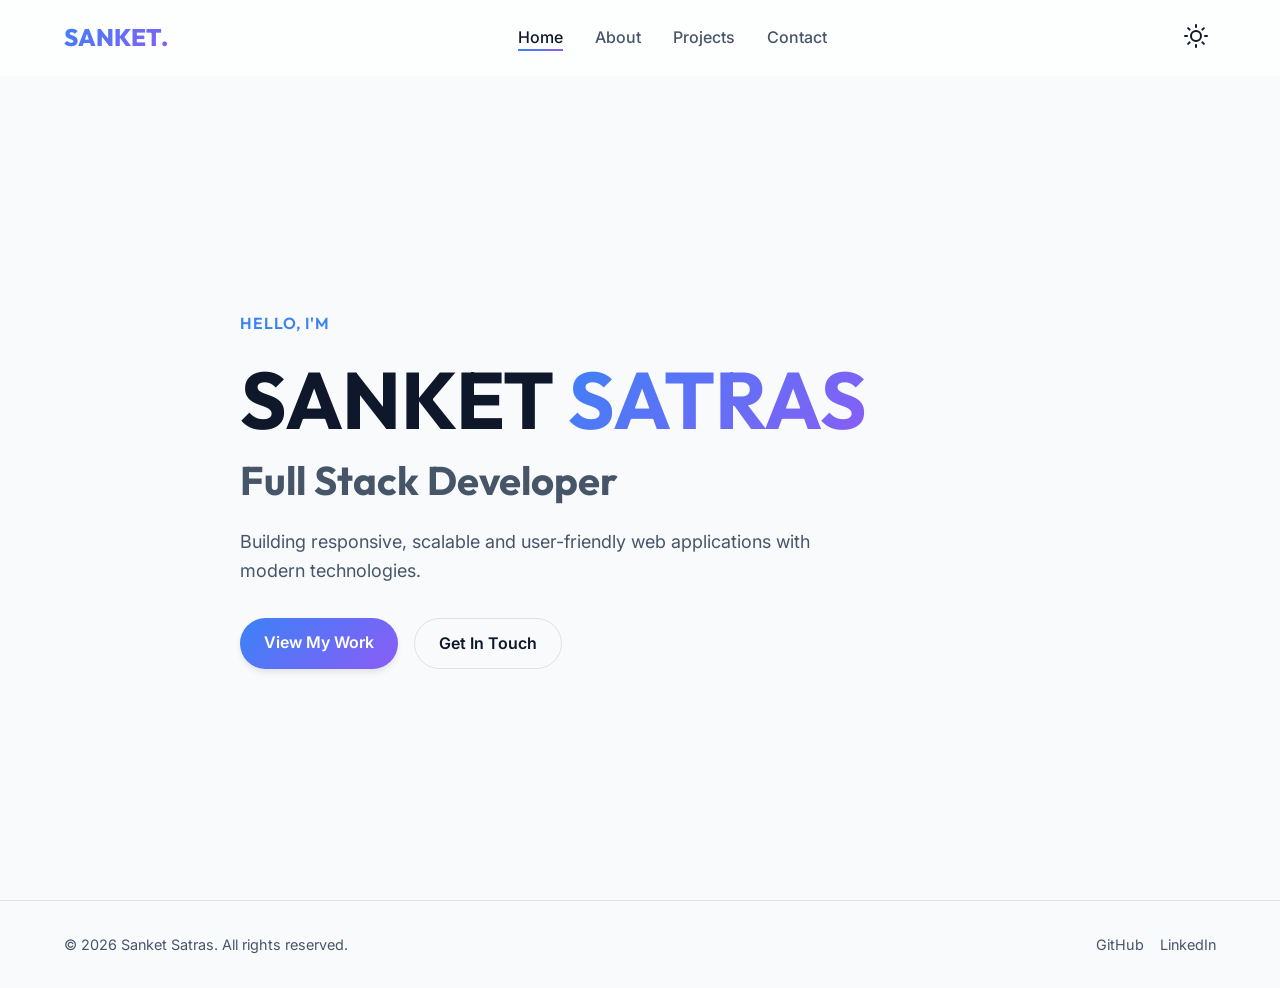
<file: index.html>
<!DOCTYPE html>
<html lang="en">

<head>
    <meta charset="UTF-8">
    <meta name="viewport" content="width=device-width, initial-scale=1.0">
    <meta name="description" content="Professional Full Stack Web Developer Portfolio">
    <title>Sanket Satras | Full Stack Developer</title>
    <!-- Google Fonts -->
    <link rel="preconnect" href="https://fonts.googleapis.com">
    <link rel="preconnect" href="https://fonts.gstatic.com" crossorigin>
    <link
        href="https://fonts.googleapis.com/css2?family=Inter:wght@300;400;500;600;700&family=Outfit:wght@400;500;700;800&display=swap"
        rel="stylesheet">
    <link rel="stylesheet" href="css/style.css">
</head>

<body>
    <header class="glass-header">
        <div class="container nav-container">
            <a href="index.html" class="logo">SANKET.</a>
            <nav>
                <ul class="nav-links">
                    <li><a href="index.html" class="active">Home</a></li>
                    <li><a href="about.html">About</a></li>
                    <li><a href="projects.html">Projects</a></li>
                    <li><a href="contact.html">Contact</a></li>
                </ul>
            </nav>
            <div class="controls">
                <button id="theme-toggle" aria-label="Toggle Dark Mode">
                    <svg class="sun-icon" xmlns="http://www.w3.org/2000/svg" width="24" height="24" viewBox="0 0 24 24"
                        fill="none" stroke="currentColor" stroke-width="2" stroke-linecap="round"
                        stroke-linejoin="round">
                        <circle cx="12" cy="12" r="5"></circle>
                        <line x1="12" y1="1" x2="12" y2="3"></line>
                        <line x1="12" y1="21" x2="12" y2="23"></line>
                        <line x1="4.22" y1="4.22" x2="5.64" y2="5.64"></line>
                        <line x1="18.36" y1="18.36" x2="19.78" y2="19.78"></line>
                        <line x1="1" y1="12" x2="3" y2="12"></line>
                        <line x1="21" y1="12" x2="23" y2="12"></line>
                        <line x1="4.22" y1="19.78" x2="5.64" y2="18.36"></line>
                        <line x1="18.36" y1="5.64" x2="19.78" y2="4.22"></line>
                    </svg>
                </button>
                <button id="mobile-menu-toggle" class="mobile-menu-btn" aria-label="Toggle Menu">
                    <svg xmlns="http://www.w3.org/2000/svg" width="24" height="24" viewBox="0 0 24 24" fill="none"
                        stroke="currentColor" stroke-width="2" stroke-linecap="round" stroke-linejoin="round">
                        <line x1="3" y1="12" x2="21" y2="12"></line>
                        <line x1="3" y1="6" x2="21" y2="6"></line>
                        <line x1="3" y1="18" x2="21" y2="18"></line>
                    </svg>
                </button>
            </div>
        </div>
    </header>

    <main>
        <section class="hero animate-on-scroll">
            <div class="container hero-content">
                <span class="greeting">Hello, I'm</span>
                <h1 class="hero-title">SANKET <span class="gradient-text">SATRAS</span></h1>
                <h2 class="hero-subtitle">Full Stack Developer</h2>
                <p class="hero-description">
                    Building responsive, scalable and user-friendly web applications with modern technologies.
                </p>
                <div class="hero-cta">
                    <a href="projects.html" class="btn btn-primary">View My Work</a>
                    <a href="contact.html" class="btn btn-secondary">Get In Touch</a>
                </div>
            </div>
        </section>
    </main>

    <footer>
        <div class="container footer-content">
            <p>&copy; 2026 Sanket Satras. All rights reserved.</p>
            <div class="social-links">
                <a href="https://github.com/SanketSatras/" aria-label="GitHub">GitHub</a>
                <a href="https://www.linkedin.com/in/sanket-satras-a10023286" aria-label="LinkedIn">LinkedIn</a>
            </div>
        </div>
    </footer>

    <script src="js/script.js"></script>
</body>

</html>
</file>
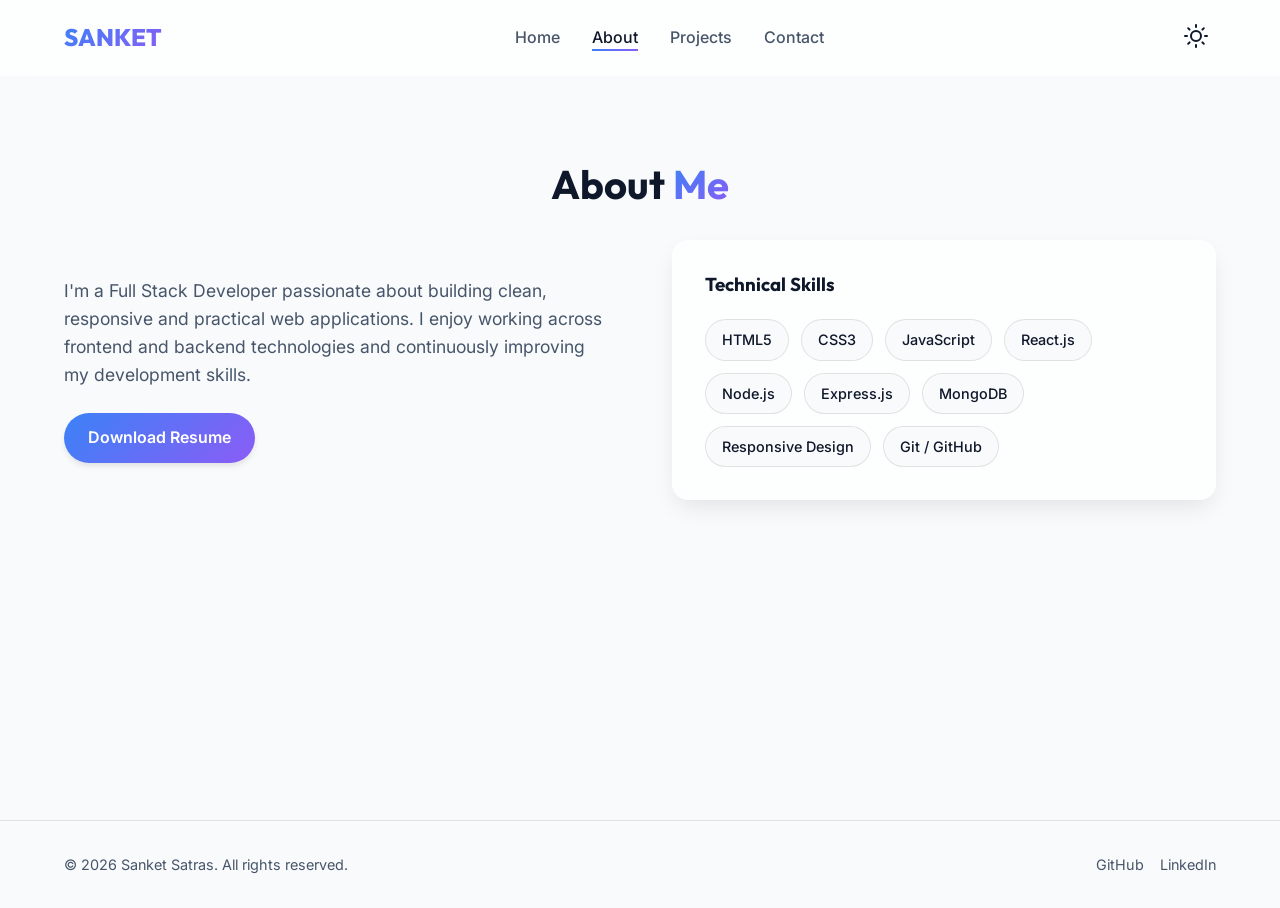
<file: about.html>
<!DOCTYPE html>
<html lang="en">

<head>
    <meta charset="UTF-8">
    <meta name="viewport" content="width=device-width, initial-scale=1.0">
    <meta name="description" content="About Sanket Satras -  full stack developer">
    <title>About | Sanket Satras</title>
    <link rel="preconnect" href="https://fonts.googleapis.com">
    <link rel="preconnect" href="https://fonts.gstatic.com" crossorigin>
    <link
        href="https://fonts.googleapis.com/css2?family=Inter:wght@300;400;500;600;700&family=Outfit:wght@400;500;700;800&display=swap"
        rel="stylesheet">
    <link rel="stylesheet" href="css/style.css">
</head>

<body>
    <header class="glass-header">
        <div class="container nav-container">
            <a href="index.html" class="logo">SANKET</a>
            <nav>
                <ul class="nav-links">
                    <li><a href="index.html">Home</a></li>
                    <li><a href="about.html" class="active">About</a></li>
                    <li><a href="projects.html">Projects</a></li>
                    <li><a href="contact.html">Contact</a></li>
                </ul>
            </nav>
            <div class="controls">
                <button id="theme-toggle" aria-label="Toggle Dark Mode">
                    <svg class="sun-icon" xmlns="http://www.w3.org/2000/svg" width="24" height="24" viewBox="0 0 24 24"
                        fill="none" stroke="currentColor" stroke-width="2" stroke-linecap="round"
                        stroke-linejoin="round">
                        <circle cx="12" cy="12" r="5"></circle>
                        <line x1="12" y1="1" x2="12" y2="3"></line>
                        <line x1="12" y1="21" x2="12" y2="23"></line>
                        <line x1="4.22" y1="4.22" x2="5.64" y2="5.64"></line>
                        <line x1="18.36" y1="18.36" x2="19.78" y2="19.78"></line>
                        <line x1="1" y1="12" x2="3" y2="12"></line>
                        <line x1="21" y1="12" x2="23" y2="12"></line>
                        <line x1="4.22" y1="19.78" x2="5.64" y2="18.36"></line>
                        <line x1="18.36" y1="5.64" x2="19.78" y2="4.22"></line>
                    </svg>
                </button>
                <button id="mobile-menu-toggle" class="mobile-menu-btn" aria-label="Toggle Menu">
                    <svg xmlns="http://www.w3.org/2000/svg" width="24" height="24" viewBox="0 0 24 24" fill="none" stroke="currentColor" stroke-width="2" stroke-linecap="round" stroke-linejoin="round">
                        <line x1="3" y1="12" x2="21" y2="12"></line>
                        <line x1="3" y1="6" x2="21" y2="6"></line>
                        <line x1="3" y1="18" x2="21" y2="18"></line>
                    </svg>
                </button>
            </div>
        </div>
    </header>

    <main>
        <section class="about-section animate-on-scroll">
            <div class="container">
                <h1 class="section-title">About <span class="gradient-text">Me</span></h1>

                <div class="about-grid">
                    <div class="about-text">
                        <P>I'm a Full Stack Developer passionate about building clean, responsive and practical web
                            applications. I enjoy working across frontend and backend technologies and continuously
                            improving my development skills.</P>
                        <a href="https://drive.google.com/file/d/1cvKmXIofdTpk4sLWfwQuV-DGNlMj1X2D/view?usp=drivesdk"
                            class="btn btn-primary" download>Download Resume</a>
                    </div>

                    <div class="skills-card glass-card">
                        <h3>Technical Skills</h3>
                        <div class="skills-list">
                            <span class="skill-tag">HTML5</span>
                            <span class="skill-tag">CSS3</span>
                            <span class="skill-tag">JavaScript</span>
                            <span class="skill-tag">React.js</span>
                            <span class="skill-tag">Node.js</span>
                            <span class="skill-tag">Express.js</span>
                            <span class="skill-tag">MongoDB </span>
                            <span class="skill-tag">Responsive Design</span>
                            <span class="skill-tag">Git / GitHub</span>
                        </div>
                    </div>
                </div>
            </div>
        </section>
    </main>

    <footer>
        <div class="container footer-content">
            <p>&copy; 2026 Sanket Satras. All rights reserved.</p>
            <div class="social-links">
                <a href="https://github.com/SanketSatras/" aria-label="GitHub">GitHub</a>
                <a href="https://www.linkedin.com/in/sanket-satras-a10023286" aria-label="LinkedIn">LinkedIn</a>
            </div>
        </div>
    </footer>

    <script src="js/script.js"></script>
</body>

</html>
</file>
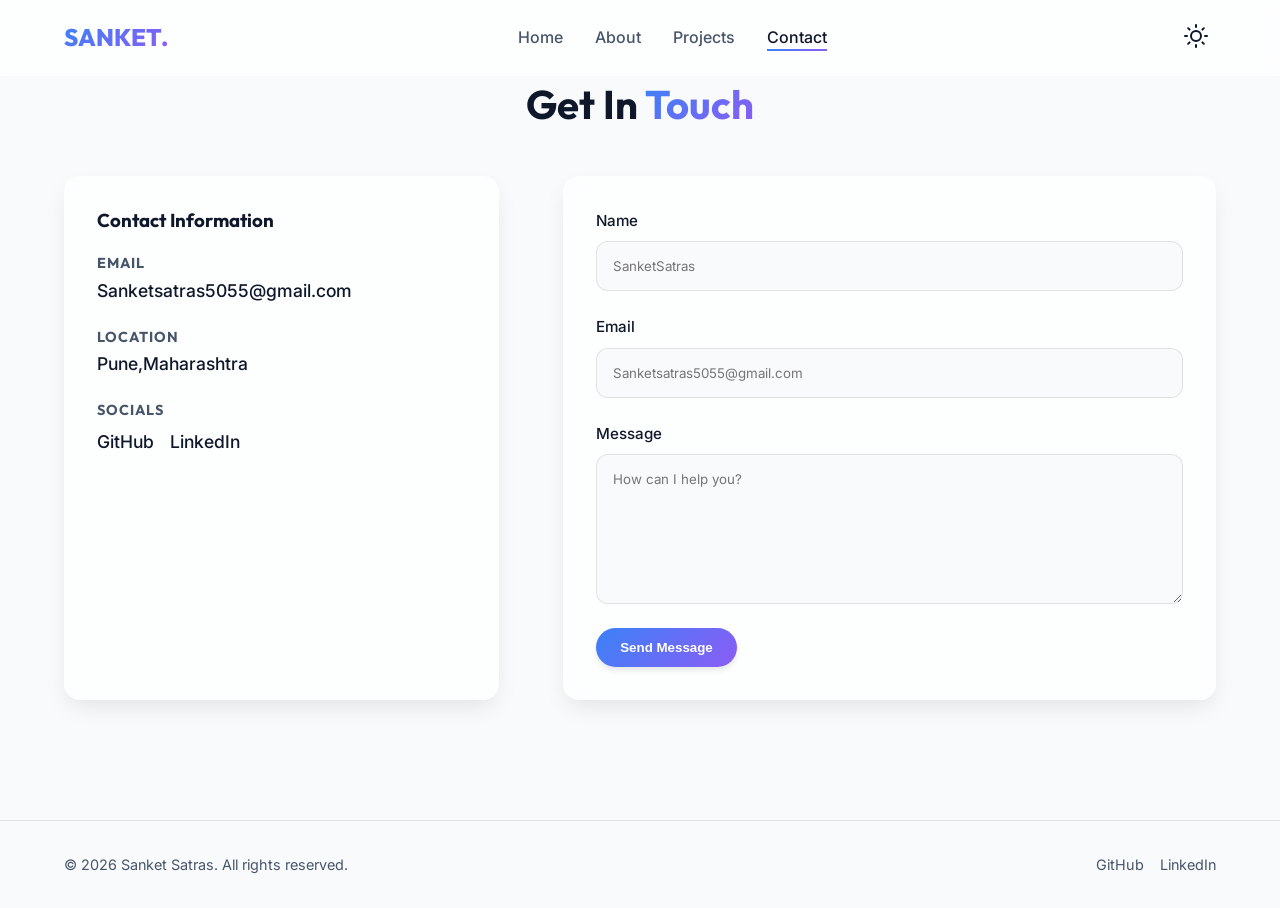
<file: contact.html>
<!DOCTYPE html>
<html lang="en">

<head>
    <meta charset="UTF-8">
    <meta name="viewport" content="width=device-width, initial-scale=1.0">
    <meta name="description" content="Contact Sanket Satras">
    <title>Contact | Sanket Satras</title>
    <link rel="preconnect" href="https://fonts.googleapis.com">
    <link rel="preconnect" href="https://fonts.gstatic.com" crossorigin>
    <link
        href="https://fonts.googleapis.com/css2?family=Inter:wght@300;400;500;600;700&family=Outfit:wght@400;500;700;800&display=swap"
        rel="stylesheet">
    <link rel="stylesheet" href="css/style.css">
    <style>
        .contact-grid {
            display: grid;
            grid-template-columns: 1fr 1.5fr;
            gap: 4rem;
            margin-top: 3rem;
        }

        .contact-info h3 {
            margin-bottom: 1.5rem;
        }

        .info-item {
            margin-bottom: 1.5rem;
        }

        .info-item h4 {
            color: var(--text-secondary);
            font-size: 0.9rem;
            margin-bottom: 0.25rem;
            text-transform: uppercase;
            letter-spacing: 1px;
        }

        .info-item p,
        .info-item a {
            font-size: 1.1rem;
            font-weight: 500;
        }

        .info-item a:hover {
            color: var(--accent-color);
        }

        .contact-form {
            display: flex;
            flex-direction: column;
            gap: 1.5rem;
        }

        .form-group {
            display: flex;
            flex-direction: column;
            gap: 0.5rem;
        }

        .form-group label {
            font-weight: 500;
            font-size: 0.95rem;
        }

        .form-control {
            padding: 1rem;
            border-radius: var(--radius-md);
            border: 1px solid var(--border-color);
            background: var(--bg-primary);
            color: var(--text-primary);
            font-family: var(--font-body);
            transition: border-color 0.3s ease, box-shadow 0.3s ease;
        }

        .form-control:focus {
            outline: none;
            border-color: var(--accent-color);
            box-shadow: 0 0 0 3px rgba(59, 130, 246, 0.2);
        }

        textarea.form-control {
            resize: vertical;
            min-height: 150px;
        }

        @media (max-width: 768px) {
            .contact-grid {
                grid-template-columns: 1fr;
            }
        }
    </style>
</head>

<body>
    <header class="glass-header">
        <div class="container nav-container">
            <a href="index.html" class="logo">SANKET.</a>
            <nav>
                <ul class="nav-links">
                    <li><a href="index.html">Home</a></li>
                    <li><a href="about.html">About</a></li>
                    <li><a href="projects.html">Projects</a></li>
                    <li><a href="contact.html" class="active">Contact</a></li>
                </ul>
            </nav>
            <div class="controls">
                <button id="theme-toggle" aria-label="Toggle Dark Mode">
                    <svg class="sun-icon" xmlns="http://www.w3.org/2000/svg" width="24" height="24" viewBox="0 0 24 24"
                        fill="none" stroke="currentColor" stroke-width="2" stroke-linecap="round"
                        stroke-linejoin="round">
                        <circle cx="12" cy="12" r="5"></circle>
                        <line x1="12" y1="1" x2="12" y2="3"></line>
                        <line x1="12" y1="21" x2="12" y2="23"></line>
                        <line x1="4.22" y1="4.22" x2="5.64" y2="5.64"></line>
                        <line x1="18.36" y1="18.36" x2="19.78" y2="19.78"></line>
                        <line x1="1" y1="12" x2="3" y2="12"></line>
                        <line x1="21" y1="12" x2="23" y2="12"></line>
                        <line x1="4.22" y1="19.78" x2="5.64" y2="18.36"></line>
                        <line x1="18.36" y1="5.64" x2="19.78" y2="4.22"></line>
                    </svg>
                </button>
                <button id="mobile-menu-toggle" class="mobile-menu-btn" aria-label="Toggle Menu">
                    <svg xmlns="http://www.w3.org/2000/svg" width="24" height="24" viewBox="0 0 24 24" fill="none"
                        stroke="currentColor" stroke-width="2" stroke-linecap="round" stroke-linejoin="round">
                        <line x1="3" y1="12" x2="21" y2="12"></line>
                        <line x1="3" y1="6" x2="21" y2="6"></line>
                        <line x1="3" y1="18" x2="21" y2="18"></line>
                    </svg>
                </button>
            </div>
        </div>
    </header>

    <main>
        <section class="section-pad animate-on-scroll">
            <div class="container">
                <h1 class="section-title">Get In <span class="gradient-text">Touch</span></h1>

                <div class="contact-grid">
                    <div class="contact-info glass-card">
                        <h3>Contact Information</h3>

                        <div class="info-item">
                            <h4>Email</h4>
                            <a href="mailto:Sanketsatras5055@gmail.com">Sanketsatras5055@gmail.com</a>
                        </div>

                        <div class="info-item">
                            <h4>Location</h4>
                            <p>Pune,Maharashtra</p>
                        </div>

                        <div class="info-item">
                            <h4>Socials</h4>
                            <div class="social-links" style="margin-top: 0.5rem;">
                                <a href="https://github.com/SanketSatras/" aria-label="GitHub">GitHub</a>
                                <a href="https://www.linkedin.com/in/sanket-satras-a10023286"
                                    aria-label="LinkedIn">LinkedIn</a>
                            </div>
                        </div>
                    </div>

                    <div class="contact-form-container glass-card">
                        <form class="contact-form" action="#" method="POST"
                            onsubmit="event.preventDefault(); alert('Form submission simulated!');">
                            <div class="form-group">
                                <label for="name">Name</label>
                                <input type="text" id="name" name="name" class="form-control" required
                                    placeholder="SanketSatras">
                            </div>

                            <div class="form-group">
                                <label for="email">Email</label>
                                <input type="email" id="email" name="email" class="form-control" required
                                    placeholder="Sanketsatras5055@gmail.com">
                            </div>

                            <div class="form-group">
                                <label for="message">Message</label>
                                <textarea id="message" name="message" class="form-control" required
                                    placeholder="How can I help you?"></textarea>
                            </div>

                            <button type="submit" class="btn btn-primary" style="align-self: flex-start;">Send
                                Message</button>
                        </form>
                    </div>
                </div>
            </div>
        </section>
    </main>

    <footer>
        <div class="container footer-content">
            <p>&copy; 2026 Sanket Satras. All rights reserved.</p>
            <div class="social-links">
                <a href="https://github.com/SanketSatras/" aria-label="GitHub">GitHub</a>
                <a href="https://www.linkedin.com/in/sanket-satras-a10023286" aria-label="LinkedIn">LinkedIn</a>
            </div>
        </div>
    </footer>

    <script src="js/script.js"></script>
</body>

</html>
</file>
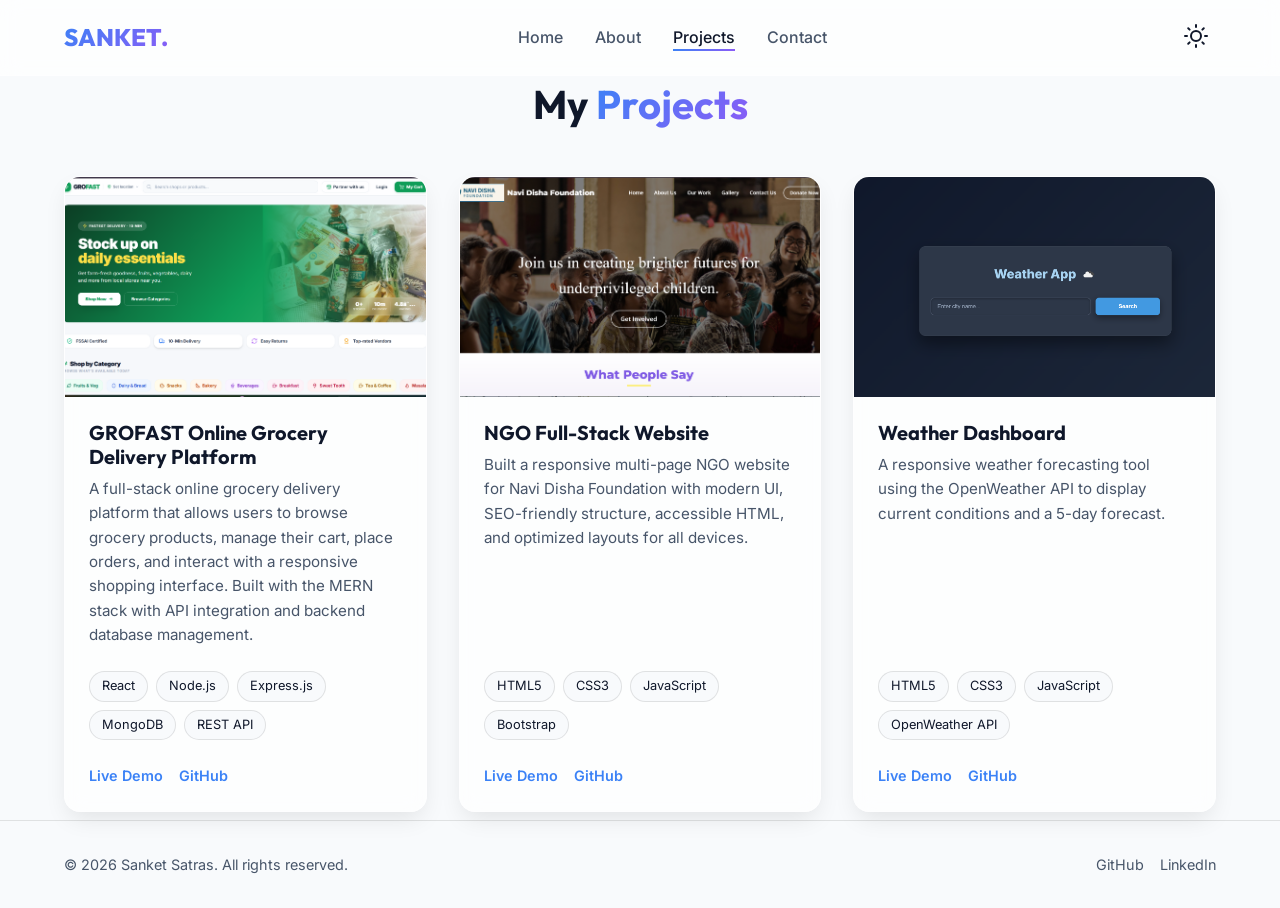
<file: projects.html>
<!DOCTYPE html>
<html lang="en">

<head>
    <meta charset="UTF-8">
    <meta name="viewport" content="width=device-width, initial-scale=1.0">
    <meta name="description" content="Projects by Sanket Satras">
    <title>Projects | Sanket Satras</title>
    <link rel="preconnect" href="https://fonts.googleapis.com">
    <link rel="preconnect" href="https://fonts.gstatic.com" crossorigin>
    <link
        href="https://fonts.googleapis.com/css2?family=Inter:wght@300;400;500;600;700&family=Outfit:wght@400;500;700;800&display=swap"
        rel="stylesheet">
    <link rel="stylesheet" href="css/style.css">
    <style>
        .projects-grid {
            display: grid;
            grid-template-columns: repeat(auto-fill, minmax(300px, 1fr));
            gap: 2rem;
            margin-top: 3rem;
        }

        .project-card {
            border-radius: var(--radius-lg);
            overflow: hidden;
            transition: transform 0.3s ease, box-shadow 0.3s ease;
            height: 100%;
            display: flex;
            flex-direction: column;
            padding: 0;
        }

        .project-card:hover {
            transform: translateY(-5px);
            box-shadow: var(--shadow-lg);
        }

        .project-image {
            width: 100%;
            height: 220px;
            background-color: var(--border-color);
            display: flex;
            align-items: center;
            justify-content: center;
            color: var(--text-secondary);
            overflow: hidden;
            position: relative;
        }

        .project-image img,
        .project-img {
            width: 100%;
            height: 100%;
            object-fit: cover;
            object-position: top center;
            display: block;
            transition: transform 0.4s cubic-bezier(0.4, 0, 0.2, 1);
        }

        .project-card:hover .project-image img,
        .project-card:hover .project-img {
            transform: scale(1.05);
        }

        .project-content {
            padding: 1.5rem;
            flex-grow: 1;
            display: flex;
            flex-direction: column;
        }

        .project-title {
            font-size: 1.25rem;
            margin-bottom: 0.5rem;
        }

        .project-desc {
            color: var(--text-secondary);
            font-size: 0.95rem;
            margin-bottom: 1.5rem;
            flex-grow: 1;
        }

        .project-tags {
            display: flex;
            gap: 0.5rem;
            flex-wrap: wrap;
            margin-bottom: 1.5rem;
        }

        .tag {
            font-size: 0.8rem;
            background: var(--bg-primary);
            padding: 0.25rem 0.75rem;
            border-radius: var(--radius-full);
            border: 1px solid var(--border-color);
        }

        .project-links {
            display: flex;
            gap: 1rem;
        }

        .project-link {
            font-size: 0.9rem;
            font-weight: 600;
            color: var(--accent-color);
            display: inline-flex;
            align-items: center;
            gap: 0.25rem;
        }

        .project-link:hover {
            text-decoration: underline;
        }
    </style>
</head>

<body>
    <header class="glass-header">
        <div class="container nav-container">
            <a href="index.html" class="logo">SANKET.</a>
            <nav>
                <ul class="nav-links">
                    <li><a href="index.html">Home</a></li>
                    <li><a href="about.html">About</a></li>
                    <li><a href="projects.html" class="active">Projects</a></li>
                    <li><a href="contact.html">Contact</a></li>
                </ul>
            </nav>
            <div class="controls">
                <button id="theme-toggle" aria-label="Toggle Dark Mode">
                    <!-- Icon will be injected by JS -->
                    <svg class="sun-icon" xmlns="http://www.w3.org/2000/svg" width="24" height="24" viewBox="0 0 24 24"
                        fill="none" stroke="currentColor" stroke-width="2" stroke-linecap="round"
                        stroke-linejoin="round">
                        <circle cx="12" cy="12" r="5"></circle>
                        <line x1="12" y1="1" x2="12" y2="3"></line>
                        <line x1="12" y1="21" x2="12" y2="23"></line>
                        <line x1="4.22" y1="4.22" x2="5.64" y2="5.64"></line>
                        <line x1="18.36" y1="18.36" x2="19.78" y2="19.78"></line>
                        <line x1="1" y1="12" x2="3" y2="12"></line>
                        <line x1="21" y1="12" x2="23" y2="12"></line>
                        <line x1="4.22" y1="19.78" x2="5.64" y2="18.36"></line>
                        <line x1="18.36" y1="5.64" x2="19.78" y2="4.22"></line>
                    </svg>
                </button>
                <button id="mobile-menu-toggle" class="mobile-menu-btn" aria-label="Toggle Menu">
                    <svg xmlns="http://www.w3.org/2000/svg" width="24" height="24" viewBox="0 0 24 24" fill="none"
                        stroke="currentColor" stroke-width="2" stroke-linecap="round" stroke-linejoin="round">
                        <line x1="3" y1="12" x2="21" y2="12"></line>
                        <line x1="3" y1="6" x2="21" y2="6"></line>
                        <line x1="3" y1="18" x2="21" y2="18"></line>
                    </svg>
                </button>
            </div>
        </div>
    </header>

    <main>
        <section class="section-pad animate-on-scroll">
            <div class="container">
                <h1 class="section-title">My <span class="gradient-text">Projects</span></h1>

                <div class="projects-grid">
                    <!-- Project 1 -->
                    <article class="project-card glass-card">
                        <div class="project-image">
                            <img src="assets/images/grofast.png" alt="GROFAST Online Grocery Delivery Platform"
                                class="project-img">
                        </div>
                        <div class="project-content">
                            <h3 class="project-title">GROFAST Online Grocery Delivery Platform</h3>
                            <p class="project-desc">A full-stack online grocery delivery platform that allows users to
                                browse grocery products, manage their cart, place orders, and interact with a responsive
                                shopping interface. Built with the MERN stack with API integration and backend database
                                management.</p>
                            <div class="project-tags">
                                <span class="tag">React</span>
                                <span class="tag">Node.js</span>
                                <span class="tag">Express.js</span>
                                <span class="tag">MongoDB</span>
                                <span class="tag">REST API</span>
                            </div>
                            <div class="project-links">
                                <a href="https://gro-fast.pages.dev/" target="_blank" rel="noopener noreferrer"
                                    class="project-link">Live Demo</a>
                                <a href="https://github.com/SanketSatras/Gro-fast" target="_blank"
                                    rel="noopener noreferrer" class="project-link">GitHub</a>
                            </div>
                        </div>
                    </article>

                    <!-- Project 2 -->
                    <article class="project-card glass-card">
                        <div class="project-image">
                            <img src="assets/images/ngo.png" alt="Navi Disha Foundation NGO Website"
                                class="project-img">
                        </div>
                        <div class="project-content">
                            <h3 class="project-title">NGO Full-Stack Website</h3>
                            <p class="project-desc">Built a responsive multi-page NGO website for Navi Disha Foundation
                                with modern UI, SEO-friendly structure, accessible HTML, and optimized layouts for all
                                devices.</p>
                            <div class="project-tags">
                                <span class="tag">HTML5</span>
                                <span class="tag">CSS3</span>
                                <span class="tag">JavaScript</span>
                                <span class="tag">Bootstrap</span>
                            </div>
                            <div class="project-links">
                                <a href="https://sanketsatras.github.io/NGO-fullstack-website/" target="_blank"
                                    rel="noopener noreferrer" class="project-link">Live Demo</a>
                                <a href="https://github.com/SanketSatras/NGO-fullstack-website" target="_blank"
                                    rel="noopener noreferrer" class="project-link">GitHub</a>
                            </div>
                        </div>
                    </article>

                    <!-- Project 3 -->
                    <article class="project-card glass-card">
                        <div class="project-image">
                            <img src="assets/images/weather.png" alt="Weather Dashboard" class="project-img">
                        </div>
                        <div class="project-content">
                            <h3 class="project-title">Weather Dashboard</h3>
                            <p class="project-desc">A responsive weather forecasting tool using the OpenWeather API to
                                display current conditions and a 5-day forecast.</p>
                            <div class="project-tags">
                                <span class="tag">HTML5</span>
                                <span class="tag">CSS3</span>
                                <span class="tag">JavaScript</span>
                                <span class="tag">OpenWeather API</span>
                            </div>
                            <div class="project-links">
                                <a href="https://sanketsatras.github.io/weather_app/" target="_blank"
                                    rel="noopener noreferrer" class="project-link">Live Demo</a>
                                <a href="https://github.com/SanketSatras/weather_app" target="_blank"
                                    rel="noopener noreferrer" class="project-link">GitHub</a>
                            </div>
                        </div>
                    </article>
                </div>
            </div>
        </section>
    </main>

    <footer>
        <div class="container footer-content">
            <p>&copy; 2026 Sanket Satras. All rights reserved.</p>
            <div class="social-links">
                <a href="https://github.com/SanketSatras/" aria-label="GitHub">GitHub</a>
                <a href="https://www.linkedin.com/in/sanket-satras-a10023286" aria-label="LinkedIn">LinkedIn</a>
            </div>
        </div>
    </footer>

    <script src="js/script.js"></script>
</body>

</html>
</file>
<file: css/style.css>
:root {
    /* Color Palette - Light Mode */
    --bg-primary: #f8fafc;
    --bg-secondary: #ffffff;
    --text-primary: #0f172a;
    --text-secondary: #475569;
    --accent-color: #3b82f6;
    --accent-gradient: linear-gradient(135deg, #3b82f6 0%, #8b5cf6 100%);
    --border-color: rgba(0, 0, 0, 0.1);
    
    /* Typography */
    --font-heading: 'Outfit', sans-serif;
    --font-body: 'Inter', sans-serif;
    
    /* UI Elements */
    --glass-bg: rgba(255, 255, 255, 0.7);
    --glass-border: rgba(255, 255, 255, 0.3);
    --shadow-sm: 0 4px 6px -1px rgba(0, 0, 0, 0.1);
    --shadow-lg: 0 10px 25px -5px rgba(0, 0, 0, 0.1);
    --radius-md: 0.75rem;
    --radius-lg: 1rem;
    --radius-full: 9999px;
    
    /* Spacing */
    --section-pad: 5rem 0;
    --container-w: 1200px;
}

[data-theme="dark"] {
    /* Color Palette - Dark Mode */
    --bg-primary: #0f172a;
    --bg-secondary: #1e293b;
    --text-primary: #f8fafc;
    --text-secondary: #94a3b8;
    --border-color: rgba(255, 255, 255, 0.1);
    
    --glass-bg: rgba(30, 41, 59, 0.7);
    --glass-border: rgba(255, 255, 255, 0.1);
    --shadow-lg: 0 10px 25px -5px rgba(0, 0, 0, 0.5);
}

* {
    margin: 0;
    padding: 0;
    box-sizing: border-box;
}

body {
    font-family: var(--font-body);
    background-color: var(--bg-primary);
    color: var(--text-primary);
    line-height: 1.6;
    transition: background-color 0.3s ease, color 0.3s ease;
    overflow-x: hidden;
}

h1, h2, h3, h4, h5, h6 {
    font-family: var(--font-heading);
    font-weight: 700;
    line-height: 1.2;
}

a {
    text-decoration: none;
    color: inherit;
}

ul {
    list-style: none;
}

.container {
    width: 90%;
    max-width: var(--container-w);
    margin: 0 auto;
}

/* Header & Nav */
.glass-header {
    position: fixed;
    top: 0;
    width: 100%;
    z-index: 1000;
    background: var(--glass-bg);
    backdrop-filter: blur(10px);
    -webkit-backdrop-filter: blur(10px);
    border-bottom: 1px solid var(--glass-border);
    padding: 1rem 0;
    transition: all 0.3s ease;
}

.nav-container {
    display: flex;
    justify-content: space-between;
    align-items: center;
}

.logo {
    font-family: var(--font-heading);
    font-size: 1.5rem;
    font-weight: 800;
    background: var(--accent-gradient);
    -webkit-background-clip: text;
    -webkit-text-fill-color: transparent;
}

.nav-links {
    display: flex;
    gap: 2rem;
}

.nav-links a {
    font-weight: 500;
    color: var(--text-secondary);
    transition: color 0.2s ease;
    position: relative;
}

.nav-links a:hover, .nav-links a.active {
    color: var(--text-primary);
}

.nav-links a::after {
    content: '';
    position: absolute;
    width: 0;
    height: 2px;
    bottom: -4px;
    left: 0;
    background: var(--accent-gradient);
    transition: width 0.3s ease;
}

.nav-links a:hover::after, .nav-links a.active::after {
    width: 100%;
}

/* Theme Toggle */
#theme-toggle {
    background: none;
    border: none;
    color: var(--text-primary);
    cursor: pointer;
    padding: 0.5rem;
    border-radius: var(--radius-full);
    transition: background-color 0.2s ease;
}

#theme-toggle:hover {
    background-color: var(--bg-secondary);
}

/* Global Elements */
.gradient-text {
    background: var(--accent-gradient);
    -webkit-background-clip: text;
    -webkit-text-fill-color: transparent;
}

.btn {
    display: inline-block;
    padding: 0.75rem 1.5rem;
    border-radius: var(--radius-full);
    font-weight: 600;
    transition: all 0.3s ease;
    cursor: pointer;
    border: none;
}

.btn-primary {
    background: var(--accent-gradient);
    color: white;
    box-shadow: var(--shadow-sm);
}

.btn-primary:hover {
    transform: translateY(-2px);
    box-shadow: 0 6px 15px rgba(59, 130, 246, 0.4);
}

.btn-secondary {
    background: transparent;
    color: var(--text-primary);
    border: 1px solid var(--border-color);
}

.btn-secondary:hover {
    background: var(--bg-secondary);
    border-color: var(--text-secondary);
}

.glass-card {
    background: var(--glass-bg);
    backdrop-filter: blur(10px);
    border: 1px solid var(--glass-border);
    border-radius: var(--radius-lg);
    padding: 2rem;
    box-shadow: var(--shadow-lg);
}

/* Projects */
.project-card {
    border-radius: var(--radius-lg);
    overflow: hidden;
    transition: transform 0.3s ease, box-shadow 0.3s ease;
    height: 100%;
    display: flex;
    flex-direction: column;
    padding: 0;
}

.project-card:hover {
    transform: translateY(-5px);
    box-shadow: var(--shadow-lg);
}

.project-image {
    width: 100%;
    height: 220px;
    background-color: var(--border-color);
    display: flex;
    align-items: center;
    justify-content: center;
    color: var(--text-secondary);
    overflow: hidden;
    position: relative;
}

.project-image img,
.project-img {
    width: 100%;
    height: 100%;
    object-fit: cover;
    object-position: top center;
    display: block;
    transition: transform 0.4s cubic-bezier(0.4, 0, 0.2, 1);
}

.project-card:hover .project-image img,
.project-card:hover .project-img {
    transform: scale(1.05);
}

.section-title {
    font-size: 2.5rem;
    margin-bottom: 2rem;
    text-align: center;
}

/* Main Sections */
main {
    padding-top: 80px; /* Account for fixed header */
    min-height: calc(100vh - 80px);
}

/* Hero Section */
.hero {
    min-height: calc(100vh - 80px);
    display: flex;
    align-items: center;
    padding: var(--section-pad);
}

.hero-content {
    max-width: 800px;
}

.greeting {
    color: var(--accent-color);
    font-weight: 600;
    font-family: var(--font-heading);
    letter-spacing: 1px;
    text-transform: uppercase;
    display: block;
    margin-bottom: 1rem;
}

.hero-title {
    font-size: clamp(3rem, 8vw, 5rem);
    margin-bottom: 0.5rem;
}

.hero-subtitle {
    font-size: clamp(1.5rem, 4vw, 2.5rem);
    color: var(--text-secondary);
    margin-bottom: 1.5rem;
}

.hero-description {
    font-size: 1.125rem;
    color: var(--text-secondary);
    max-width: 600px;
    margin-bottom: 2rem;
}

.hero-cta {
    display: flex;
    gap: 1rem;
}

/* Animations */
.animate-on-scroll {
    opacity: 0;
    transform: translateY(30px);
    transition: opacity 0.6s ease-out, transform 0.6s ease-out;
}

.animate-on-scroll.is-visible {
    opacity: 1;
    transform: translateY(0);
}

/* About Section */
.about-section {
    padding: var(--section-pad);
}

.about-grid {
    display: grid;
    grid-template-columns: 1fr 1fr;
    gap: 4rem;
    align-items: center;
}

.about-text p {
    margin-bottom: 1.5rem;
    font-size: 1.1rem;
    color: var(--text-secondary);
}

.skills-list {
    display: flex;
    flex-wrap: wrap;
    gap: 0.75rem;
    margin-top: 1.5rem;
}

.skill-tag {
    background: var(--bg-primary);
    border: 1px solid var(--border-color);
    padding: 0.5rem 1rem;
    border-radius: var(--radius-full);
    font-size: 0.9rem;
    font-weight: 500;
    transition: all 0.3s ease;
}

.skill-tag:hover {
    background: var(--accent-color);
    color: white;
    border-color: var(--accent-color);
}

/* Footer */
footer {
    padding: 2rem 0;
    border-top: 1px solid var(--border-color);
    margin-top: auto;
}

.footer-content {
    display: flex;
    justify-content: space-between;
    align-items: center;
    color: var(--text-secondary);
    font-size: 0.9rem;
}

.social-links {
    display: flex;
    gap: 1rem;
}

.social-links a:hover {
    color: var(--accent-color);
}

.mobile-menu-btn {
    display: none;
    background: none;
    border: none;
    color: var(--text-primary);
    cursor: pointer;
    padding: 0.5rem;
    margin-left: 0.5rem;
}

/* Responsive */
@media (max-width: 768px) {
    .nav-links {
        display: flex;
        flex-direction: column;
        position: absolute;
        top: 100%;
        left: 0;
        width: 100%;
        background: var(--glass-bg);
        backdrop-filter: blur(10px);
        -webkit-backdrop-filter: blur(10px);
        padding: 1rem 0;
        box-shadow: var(--shadow-sm);
        border-bottom: 1px solid var(--glass-border);
        clip-path: circle(0% at top right);
        transition: clip-path 0.4s ease-out;
        gap: 1rem;
        align-items: center;
    }
    
    .nav-links.active {
        clip-path: circle(150% at top right);
    }
    
    .mobile-menu-btn {
        display: inline-block;
    }
    .hero-title {
        font-size: clamp(2.2rem, 9vw, 3.5rem);
    }
    .hero-cta {
        flex-direction: column;
    }
    
    .about-grid {
        grid-template-columns: 1fr;
        gap: 2rem;
    }

    .footer-content {
        flex-direction: column;
        gap: 1rem;
        text-align: center;
    }
}
</file>
